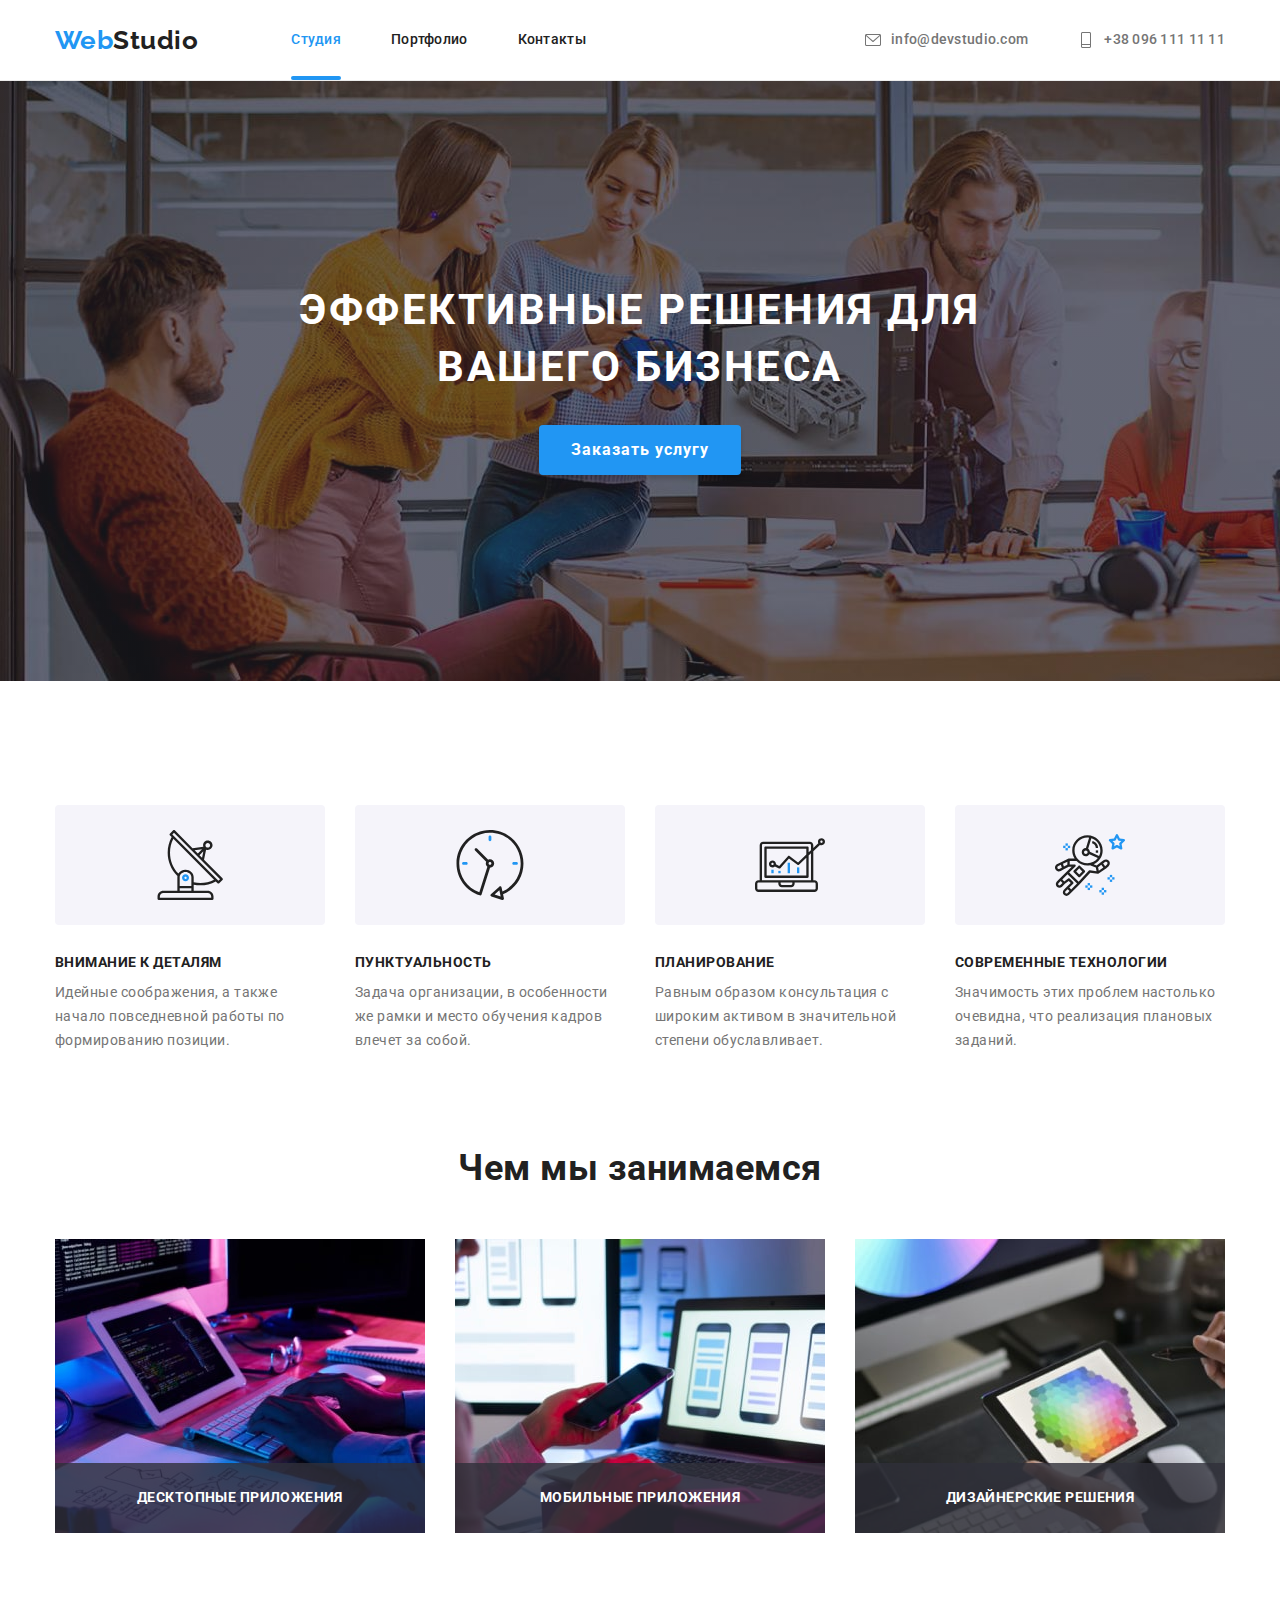
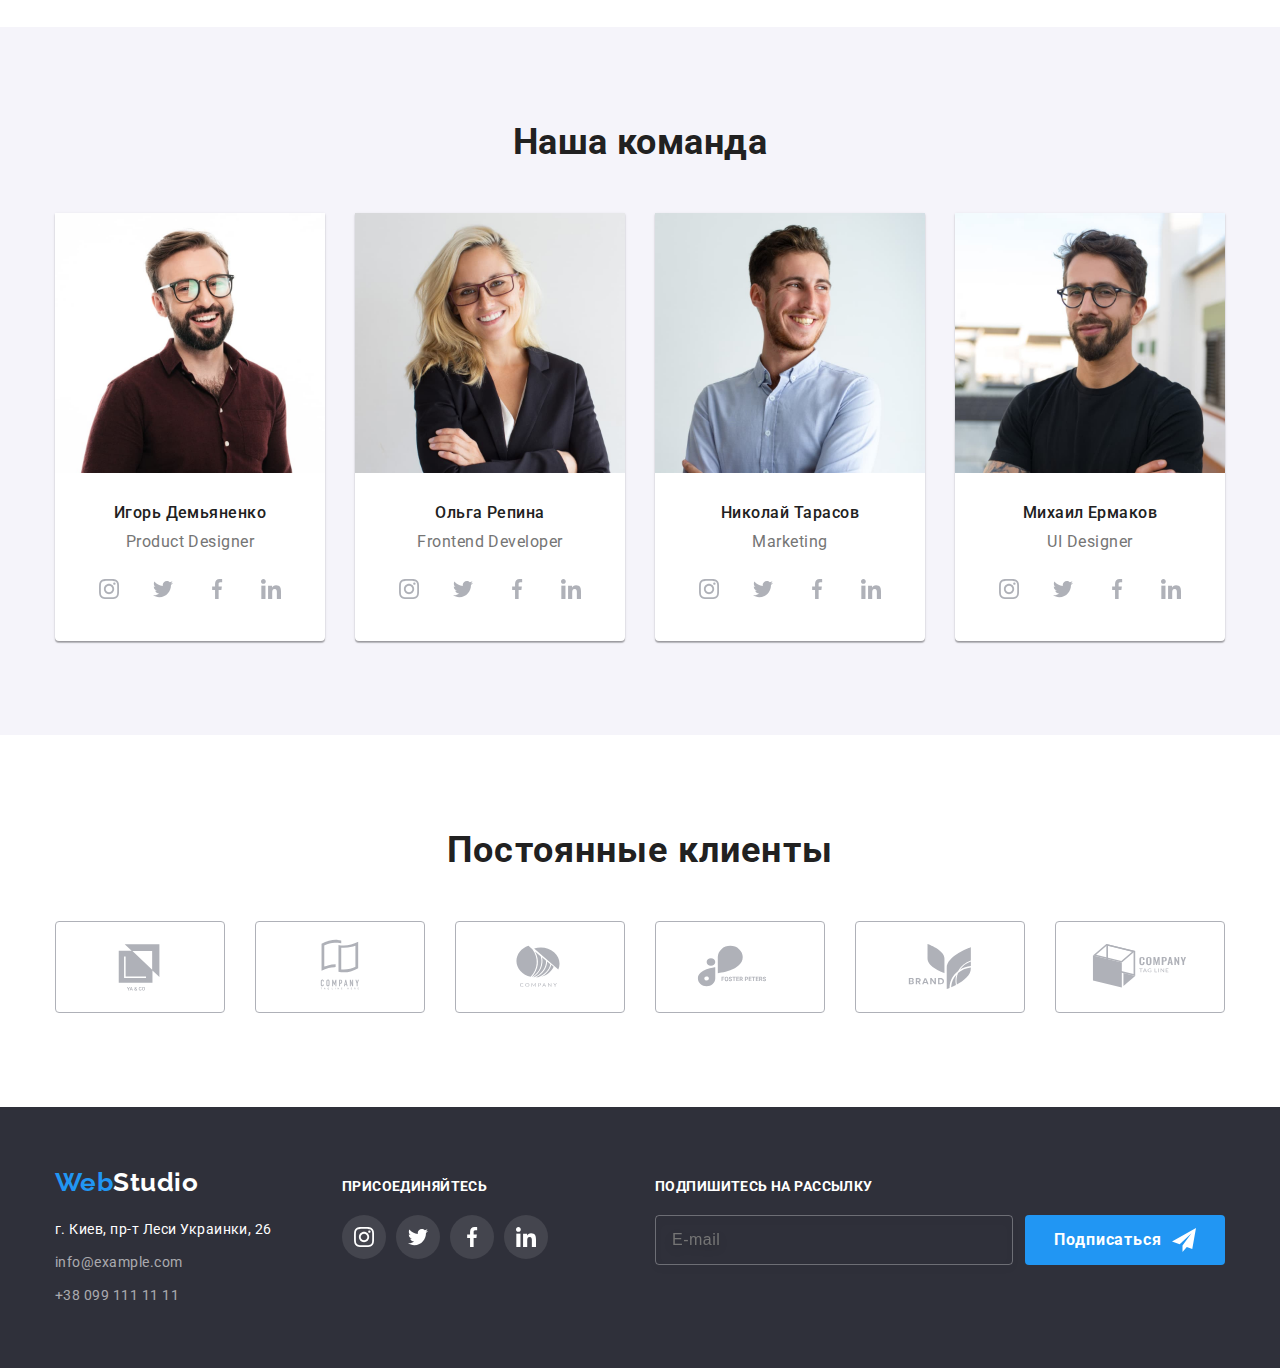
<file: index.html>
<!DOCTYPE html>
<html lang="ru">
<head>
    <meta charset="UTF-8">
    <meta http-equiv="X-UA-Compatible" content="IE=edge">
    <meta name="viewport" content="width=device-width, initial-scale=1.0">
    <title>Веб студия</title>
    <link rel="preconnect" href="https://fonts.googleapis.com">
    <link rel="preconnect" href="https://fonts.gstatic.com" crossorigin>
    <link href="https://fonts.googleapis.com/css2?family=Raleway:wght@700&family=Roboto:wght@400;500;700&display=swap" rel="stylesheet">
    <link rel="stylesheet" href="./css/main.min.css">
</head>
<body>
    <!-- HEADER -->
    <header class="nav">
        <nav class="container">
            <a class="logo-link" href="./index.html" lang="en">Web<span class="logo-link__right-header">Studio</span></a>
            <ul class="nav-list">
                <li class="nav-list__item"><a class="nav-list__link nav-list__link--current" href="./index.html">Студия</a></li>
                <li class="nav-list__item"><a class="nav-list__link" href="./portfolio.html">Портфолио</a></li>
                <li class="nav-list__item"><a class="nav-list__link" href="">Контакты</a></li>
            </ul>
            <ul class="contacts-list">
                <li class="contacts-list__item">
                    <a class="contacts-list__link" href="mailto:info@devstudio.com">
                        <svg class="contacts-list__icon" width="16px" height="16px">
                            <use href="./images/icons.svg#mail"></use>
                        </svg>
                        info@devstudio.com
                    </a>
                </li>
                <li class="contacts-list__item">
                    <a class="contacts-list__link" href="tel:+380961111111">                        
                        <svg class="contacts-list__icon" width="16px" height="16px">
                            <use href="./images/icons.svg#phone"></use>
                        </svg>
                        +38 096 111 11 11
                    </a>
                </li>   
            </ul>
            <div class=""></div>
            <button class="open-menu-btn" type="button">
                <svg width="40" height="40">
                    <use class="open-menu" href="./images/icons.svg#open-menu"></use>
                </svg>
            </button>
        </nav>
        <div class="mobile-menu">
            <div class="container">
                
                    <div class="close-menu-btn-container">
                        <button class="close-menu-btn" type="button">
                            <svg width="40" height="40">
                                <use class="open-menu" href="./images/icons.svg#close-menu"></use>
                            </svg>
                        </button>
                    </div>
                <div class="mobile-menu-content">
                    <div class="mobile-menu__top">
                        <ul class="mobile-nav-list">
                            <li class="mobile-nav-list__item mobile-nav-list__item"><a class="mobile-nav-list__link mobile-nav-list__link--current" href="./index.html">Студия</a></li>
                            <li class="mobile-nav-list__item"><a class="mobile-nav-list__link" href="./portfolio.html">Портфолио</a></li>
                            <li class="mobile-nav-list__item"><a class="mobile-nav-list__link" href="">Контакты</a></li>
                        </ul>
                    </div>
                    <div class="mobile-menu__bottom">
                        <ul class="mobile-nav-contacts-list">
                            <li class="mobile-nav-contacts-list__item-phone">
                                <a class="mobile-nav-contacts-list__link-phone" href="tel:+380961111111">+38 096 111 11 11</a>
                            </li>
                            <li class="mobile-nav-contacts-list__item-mail">
                                <a class="mobile-nav-contacts-list__link-mail" href="mailto:info@devstudio.com">info@devstudio.com</a>
                            </li>
                            
                        </ul>
                        <ul class="mobile-nav-social-list">
                            <li class="mobile-nav-social-list__item">
                                <a href="" class="mobile-nav-social-list__link">Instagram</a>
                            </li>
                            <li class="mobile-nav-social-list__item">
                                <a href="" class="mobile-nav-social-list__link">Twitter</a>
                            </li>
                            <li class="mobile-nav-social-list__item">
                                <a href="" class="mobile-nav-social-list__link">Facebook</a>
                            </li>
                            <li class="mobile-nav-social-list__item">
                                <a href="" class="mobile-nav-social-list__link">LinkedIn</a>
                            </li>
                        </ul>
                    </div>
                </div>
            </div>
        </div>
    </header>

    <main>
        <!-- HERO -->
        <section class="hero">
            <div class="container">
                <h1 class="hero__title">Эффективные решения для вашего бизнеса</h1>
                <button class="hero__btn" type="button" data-modal-open>Заказать услугу</button>
            </div>            
        </section>

        <!-- REASONS -->
        <section class="section">
            <div class="container">                
                <h2 class="visually-hidden">Наши особенности</h2>
                <ul class="reasons-list">
                    <li class="reasons-list__item">
                        <div class="reasons-list__icon">
                            <svg width="70" height="70">
                                <use href="./images/icons.svg#antenna"></use>
                            </svg>    
                        </div>
                        <h3 class="reasons-list__title">Внимание к деталям</h3>
                        <p class="reasons-list__content">Идейные соображения, а также начало повседневной работы по формированию позиции.</p>
                    </li>
                    <li class="reasons-list__item">
                        <div class="reasons-list__icon">
                            <svg width="70" height="70">
                                <use href="./images/icons.svg#clock"></use>
                            </svg>
                        </div>                        
                        <h3 class="reasons-list__title">Пунктуальность</h3>
                        <p class="reasons-list__content">Задача организации, в особенности же рамки и место обучения кадров влечет за собой.</p>
                    </li>
                    <li class="reasons-list__item">
                        <div class="reasons-list__icon">
                            <svg width="70" height="70">
                                <use href="./images/icons.svg#diagram"></use>
                            </svg>
                        </div>
                        <h3 class="reasons-list__title">Планирование</h3>
                        <p class="reasons-list__content">Равным образом консультация с широким активом в значительной степени обуславливает.</p>
                    </li>
                    <li class="reasons-list__item">
                        <div class="reasons-list__icon">
                            <svg width="70" height="70">
                                <use href="./images/icons.svg#astronaut"></use>
                            </svg>
                        </div>
                        <h3 class="reasons-list__title">Современные технологии</h3>
                        <p class="reasons-list__content">Значимость этих проблем настолько очевидна, что реализация плановых заданий.</p>
                    </li>                    
                </ul>
            </div>
        </section>
        
        <!-- WORKS -->
        <section class="section">
            <div class="container works">                
                <h2 class="works-title">Чем мы занимаемся</h2>
                <ul class="works-list">
                    <li class="works-list__item">
                        <div class="works-list__img-thumb">
                            <img class="works-list__img" src="./images/what-we-doing-01.jpg" width="370" height="294" alt="Верстка сайта">
                            <p class="works-list__title">Десктопные приложения</p>
                        </div>
                    </li>                    
                    <li class="works-list__item">
                        <div class="works-list__img-thumb">
                            <img class="works-list__img" src="./images/what-we-doing-02.jpg" width="370" height="294" alt="Адаптивная верстка">
                            <p class="works-list__title">Мобильные приложения</p>
                        </div>
                    </li>
                    <li class="works-list__item">
                        <div class="works-list__img-thumb">
                            <img class="works-list__img" src="./images/what-we-doing-03.jpg" width="370" height="294" alt="Стилизация макета">
                            <p class="works-list__title">Дизайнерские решения</p>
                        </div>
                    </li>
                </ul>                
            </div>            
        </section>

        <!-- TEAM -->
        <section class="section">            
            <div class="container">
                <h2 class="team-title">Наша команда</h2>
                <ul class="team-list">
                    <li class="team-list__item">
                        <picture>
                            <source 
                                srcset="
                                    ./images/our-team-01.jpg 1x, 
                                    ./images/our-team-01-2x.jpg 2x" 
                                media="(min-width: 1200px)" />
                            <source 
                                srcset="
                                    ./images/our-team-01-tablet-1x.jpg 1x, 
                                    ./images/our-team-01-tablet-2x.jpg 2x" 
                                media="(min-width: 768px)" 
                            />
                            <source 
                                srcset="
                                    ./images/our-team-01-mobile-1x.jpg 1x, 
                                    ./images/our-team-01-mobile-2x.jpg 2x" 
                                    media="(min-width: 320px)"
                            />                            
                            <img class="team-list__photo"                                 
                                src="./images/our-team-01.jpg" 
                                alt="Член команды Игорь Демьяненко">
                        </picture>                        
                        <div class="team-list__description">
                            <h3 class="team-list__person-name">Игорь Демьяненко</h3>
                            <p class="team-list__person-position" lang="en">Product Designer</p>
                            <ul class="person-social">
                                <li class="person-social__item">
                                    <a href="" class="person-social__link">
                                        <svg class="person-social__icon" width="20" height="20">
                                            <use href="./images/icons.svg#instagram"></use>
                                        </svg>
                                    </a>
                                </li>
                                <li class="person-social__item">
                                    <a href="" class="person-social__link">
                                        <svg class="person-social__icon" width="20" height="20">
                                            <use href="./images/icons.svg#twitter"></use>
                                        </svg>
                                    </a>
                                </li>
                                <li class="person-social__item">
                                    <a href="" class="person-social__link">
                                        <svg class="person-social__icon" width="20" height="20">
                                            <use href="./images/icons.svg#facebook"></use>
                                        </svg>
                                    </a>
                                </li>
                                <li class="person-social__item">
                                    <a href="" class="person-social__link">
                                        <svg class="person-social__icon" width="20" height="20">
                                            <use href="./images/icons.svg#linkedin"></use>
                                        </svg>
                                    </a>
                                </li>
                            </ul>
                        </div>                        
                    </li>
                    <li class="team-list__item">
                        <picture>
                            <source 
                                srcset="
                                    ./images/our-team-02.jpg 1x, 
                                    ./images/our-team-02-2x.jpg 2x" 
                                media="(min-width: 1200px)" />
                            <source 
                                srcset="
                                    ./images/our-team-02-tablet-1x.jpg 1x, 
                                    ./images/our-team-02-tablet-2x.jpg 2x" 
                                media="(min-width: 768px)" 
                            />
                            <source 
                                srcset="
                                    ./images/our-team-02-mobile-1x.jpg 1x, 
                                    ./images/our-team-02-mobile-2x.jpg 2x" 
                                media="(min-width: 320px)" 
                            />
                            <img class="team-list__photo" src="./images/our-team-02.jpg" alt="Член команды Ольга Репина">
                        </picture>
                        <div class="team-list__description">
                            <h3 class="team-list__person-name">Ольга Репина</h3>
                            <p class="team-list__person-position" lang="en">Frontend Developer</p>
                            <ul class="person-social">
                                <li class="person-social__item">
                                    <a href="" class="person-social__link">
                                        <svg class="person-social__icon" width="20" height="20">
                                            <use href="./images/icons.svg#instagram"></use>
                                        </svg>
                                    </a>
                                </li>
                                <li class="person-social__item">
                                    <a href="" class="person-social__link">
                                        <svg class="person-social__icon" width="20" height="20">
                                            <use href="./images/icons.svg#twitter"></use>
                                        </svg>
                                    </a>
                                </li>
                                <li class="person-social__item">
                                    <a href="" class="person-social__link">
                                        <svg class="person-social__icon" width="20" height="20">
                                            <use href="./images/icons.svg#facebook"></use>
                                        </svg>
                                    </a>
                                </li>
                                <li class="person-social__item">
                                    <a href="" class="person-social__link">
                                        <svg class="person-social__icon" width="20" height="20">
                                            <use href="./images/icons.svg#linkedin"></use>
                                        </svg>
                                    </a>
                                </li>
                            </ul>
                        </div>
                    </li>
                    <li class="team-list__item">
                        <picture>
                            <source 
                                srcset="
                                    ./images/our-team-03.jpg 1x, 
                                    ./images/our-team-03-2x.jpg 2x" 
                                media="(min-width: 1200px)" />
                            <source 
                                srcset="
                                    ./images/our-team-03-tablet-1x.jpg 1x, 
                                    ./images/our-team-03-tablet-2x.jpg 2x" 
                                media="(min-width: 768px)" 
                            />
                            <source 
                                srcset="
                                    ./images/our-team-03-mobile-1x.jpg 1x, 
                                    ./images/our-team-03-mobile-2x.jpg 2x" 
                                media="(min-width: 320px)" 
                            />
                            <img class="team-list__photo" src="./images/our-team-03.jpg" alt="Член команды Николай Тарасов">
                        </picture>
                        <div class="team-list__description">
                            <h3 class="team-list__person-name">Николай Тарасов</h3>
                            <p class="team-list__person-position" lang="en">Marketing</p>
                            <ul class="person-social">
                                <li class="person-social__item">
                                    <a href="" class="person-social__link">
                                        <svg class="person-social__icon" width="20" height="20">
                                            <use href="./images/icons.svg#instagram"></use>
                                        </svg>
                                    </a>
                                </li>
                                <li class="person-social__item">
                                    <a href="" class="person-social__link">
                                        <svg class="person-social__icon" width="20" height="20">
                                            <use href="./images/icons.svg#twitter"></use>
                                        </svg>
                                    </a>
                                </li>
                                <li class="person-social__item">
                                    <a href="" class="person-social__link">
                                        <svg class="person-social__icon" width="20" height="20">
                                            <use href="./images/icons.svg#facebook"></use>
                                        </svg>
                                    </a>
                                </li>
                                <li class="person-social__item">
                                    <a href="" class="person-social__link">
                                        <svg class="person-social__icon" width="20" height="20">
                                            <use href="./images/icons.svg#linkedin"></use>
                                        </svg>
                                    </a>
                                </li>
                            </ul>
                        </div>
                    </li>
                    <li class="team-list__item">
                        <picture>
                            <source 
                                srcset="
                                    ./images/our-team-04.jpg 1x, 
                                    ./images/our-team-04-2x.jpg 2x" 
                                media="(min-width: 1200px)" 
                            />
                            <source 
                                srcset="
                                    ./images/our-team-04-tablet-1x.jpg 1x, 
                                    ./images/our-team-04-tablet-2x.jpg 2x" 
                                media="(min-width: 768px)" 
                            />
                            <source 
                                srcset="
                                    ./images/our-team-04-mobile-1x.jpg 1x, 
                                    ./images/our-team-04-mobile-2x.jpg 2x" 
                                media="(min-width: 320px)" 
                            />
                            <img class="team-list__photo" src="./images/our-team-04.jpg" alt="Член команды Михаил Ермаков">
                        </picture>
                        <div class="team-list__description">
                            <h3 class="team-list__person-name">Михаил Ермаков</h3>
                            <p class="team-list__person-position" lang="en">UI Designer</p>
                            <ul class="person-social">
                                <li class="person-social__item">
                                    <a href="" class="person-social__link">
                                        <svg class="person-social__icon" width="20" height="20">
                                            <use href="./images/icons.svg#instagram"></use>
                                        </svg>
                                    </a>
                                </li>
                                <li class="person-social__item">
                                    <a href="" class="person-social__link">
                                        <svg class="person-social__icon" width="20" height="20">
                                            <use href="./images/icons.svg#twitter"></use>
                                        </svg>
                                    </a>
                                </li>
                                <li class="person-social__item">
                                    <a href="" class="person-social__link">
                                        <svg class="person-social__icon" width="20" height="20">
                                            <use href="./images/icons.svg#facebook"></use>
                                        </svg>
                                    </a>
                                </li>
                                <li class="person-social__item">
                                    <a href="" class="person-social__link">
                                        <svg class="person-social__icon" width="20" height="20">
                                            <use href="./images/icons.svg#linkedin"></use>
                                        </svg>
                                    </a>
                                </li>
                            </ul>
                        </div>
                    </li>
                </ul>
            </div>            
        </section>

        <!-- CLIENTS -->
        <section class="section">
            <div class="container">
                <h2 class="clients-title">Постоянные клиенты</h2>
                <ul class="clients-list">
                    <li class="clients-list__item">
                        <a href="" class="clients-list__link">
                            <svg class="clients-list__icon" width="106" height="60">
                                <use href="./images/icons.svg#logo-client-01"></use>
                            </svg>
                        </a>
                    </li>
                    <li class="clients-list__item">
                        <a href="" class="clients-list__link">
                            <svg class="clients-list__icon" width="106" height="60">
                                <use href="./images/icons.svg#logo-client-02"></use>
                            </svg>
                        </a>
                    </li>
                    <li class="clients-list__item">
                        <a href="" class="clients-list__link">
                            <svg class="clients-list__icon" width="106" height="60">
                                <use href="./images/icons.svg#logo-client-03"></use>
                            </svg>
                        </a>
                    </li>
                    <li class="clients-list__item">
                        <a href="" class="clients-list__link">
                            <svg class="clients-list__icon" width="106" height="60">
                                <use href="./images/icons.svg#logo-client-04"></use>
                            </svg>
                        </a>
                    </li>
                    <li class="clients-list__item">
                        <a href="" class="clients-list__link">
                            <svg class="clients-list__icon" width="106" height="60">
                                <use href="./images/icons.svg#logo-client-05"></use>
                            </svg>
                        </a>
                    </li>
                    <li class="clients-list__item">
                        <a href="" class="clients-list__link">
                            <svg class="clients-list__icon" width="106" height="60">
                                <use href="./images/icons.svg#logo-client-06"></use>
                            </svg>
                        </a>
                    </li>
                </ul>
            </div>
        </section>
    </main>

    <!-- FOOTER -->
    <footer class="footer">
        <div class="container">
            <div class="contact-social">
                <!-- FOOTER CONTACTS -->
                <div class="footer-contacts-container">
                    <a class="footer-contacts__logo" href="" lang="en">Web<span class="footer-contacts__logo-right">Studio</span></a>
                    <address class="footer-contacts__address-section">
                        <ul class="footer-contacts__list">
                            <li class="footer-contacts__item"><a class="footer-contacts__address" href="https://goo.gl/maps/M67AdTq7nE6yMvPk6" target="_blank" rel="noopener noreferrer">г. Киев, пр-т Леси Украинки, 26</a></li>
                            <li class="footer-contacts__item"><a class="footer-contacts__link" href="mailto:info@example.com">info@example.com</a></li>
                            <li class="footer-contacts__item"><a class="footer-contacts__link" href="tel:+380991111111">+38 099 111 11 11</a></li>
                        </ul>
                    </address>
                </div>
                <!-- FOOTER SOCIAL -->
                <div class="footer-social">
                    <p class="footer-social__title">присоединяйтесь</p>
                    <ul class="footer-social__list">
                        <li class="footer-social__item">
                            <a href="" class="footer-social__link">
                                <svg class="footer-social__icon" width="20" height="20">
                                    <use href="./images/icons.svg#instagram"></use>
                                </svg>
                            </a>
                        </li>
                        <li class="footer-social__item">
                            <a href="" class="footer-social__link">
                                <svg class="footer-social__icon" width="20" height="20">
                                    <use href="./images/icons.svg#twitter"></use>
                                </svg>
                            </a>
                        </li>
                        <li class="footer-social__item">
                            <a href="" class="footer-social__link">
                                <svg class="footer-social__icon" width="20" height="20">
                                    <use href="./images/icons.svg#facebook"></use>
                                </svg>
                            </a>
                        </li>
                        <li class="footer-social__item">
                            <a href="" class="footer-social__link">
                                <svg class="footer-social__icon" width="20" height="20">
                                    <use href="./images/icons.svg#linkedin"></use>
                                </svg>
                            </a>
                        </li>
                    </ul>
                </div>
            </div>
            
            <!-- MAILING -->
            <div class="footer-mailing">
                <p class="footer-mailing__title">Подпишитесь на рассылку</p>
                <form class="footer-mailing__form" method="POST" action="javascript:void(0);" autocomplete="off">
                    <input class="footer-mailing__email" type="email" name="email" placeholder="E-mail">
                    <button class="footer-mailing__submit" type="submit">
                        Подписаться                        
                        <svg class="submit-icon" width="24" height="24">
                            <use href="images/icons.svg#icon-send"></use>
                        </svg>
                    </button>                    
                </form>
            </div>
        </div>
    </footer>

    <!-- MODAL -->
    <div class="backdrop is-hidden" data-modal>
        <div class="modal">
            <button class="modal__button-close" data-modal-close>
                <svg width="30" height="30">
                    <use href="./images/icons.svg#close"></use>
                </svg>
            </button>

            <p class="modal__title">Оставьте свои данные, мы вам перезвоним</p>
            <form method="POST" action="javascript:void(0);" autocomplete="off">                
                <div class="form-field">
                    <label for="name" class="form-field__label">Имя</label>
                    <input class="form-field__input" type="text" name="name" id="name">
                    <span class="form-field__icon">
                        <svg width="18" height="18">
                            <use href="./images/icons.svg#form-user-name"></use>
                        </svg>
                    </span>
                </div>
                <div class="form-field">
                    <label for="phone" class="form-field__label">Телефон</label>
                    <input class="form-field__input" type="tel" name="phone" id="phone">
                    <span class="form-field__icon">
                        <svg width="18" height="18">
                            <use href="./images/icons.svg#form-user-phone"></use>
                        </svg>
                    </span>
                </div>
                <div class="form-field">
                    <label for="email" class="form-field__label">Почта</label>
                    <input class="form-field__input" type="email" name="email" id="email">
                    <span class="form-field__icon">
                        <svg width="18" height="18">
                            <use href="./images/icons.svg#form-user-email"></use>
                        </svg>
                    </span>
                </div>
                <div class="form-field">
                    <label for="comment" class="form-field__label">Комментарий</label>
                    <textarea class="form-field__textarea" name="comment" id="comment" placeholder="Введите текст"></textarea>
                </div>                
                
                <div class="form-chekbox">                
                    <label class="form-checkbox__label">
                        <input class="checkbox visually-hidden" type="checkbox" name="policy">
                        <span class="checkbox__icon"></span>
                        <span class="checkbox__label">Соглашаюсь с рассылкой и принимаю <a href="" class="form-checkbox__label-link">Условия договора</a></span>
                    </label>
                </div>                
                <button class="form-button" type="submit">Отправить</button>                
            </form>
        </div> 
    </div>

    <script src="./js/modal.js"></script>
    <script src="./js/mobile-menu.js"></script>
</body>
</html>
</file>
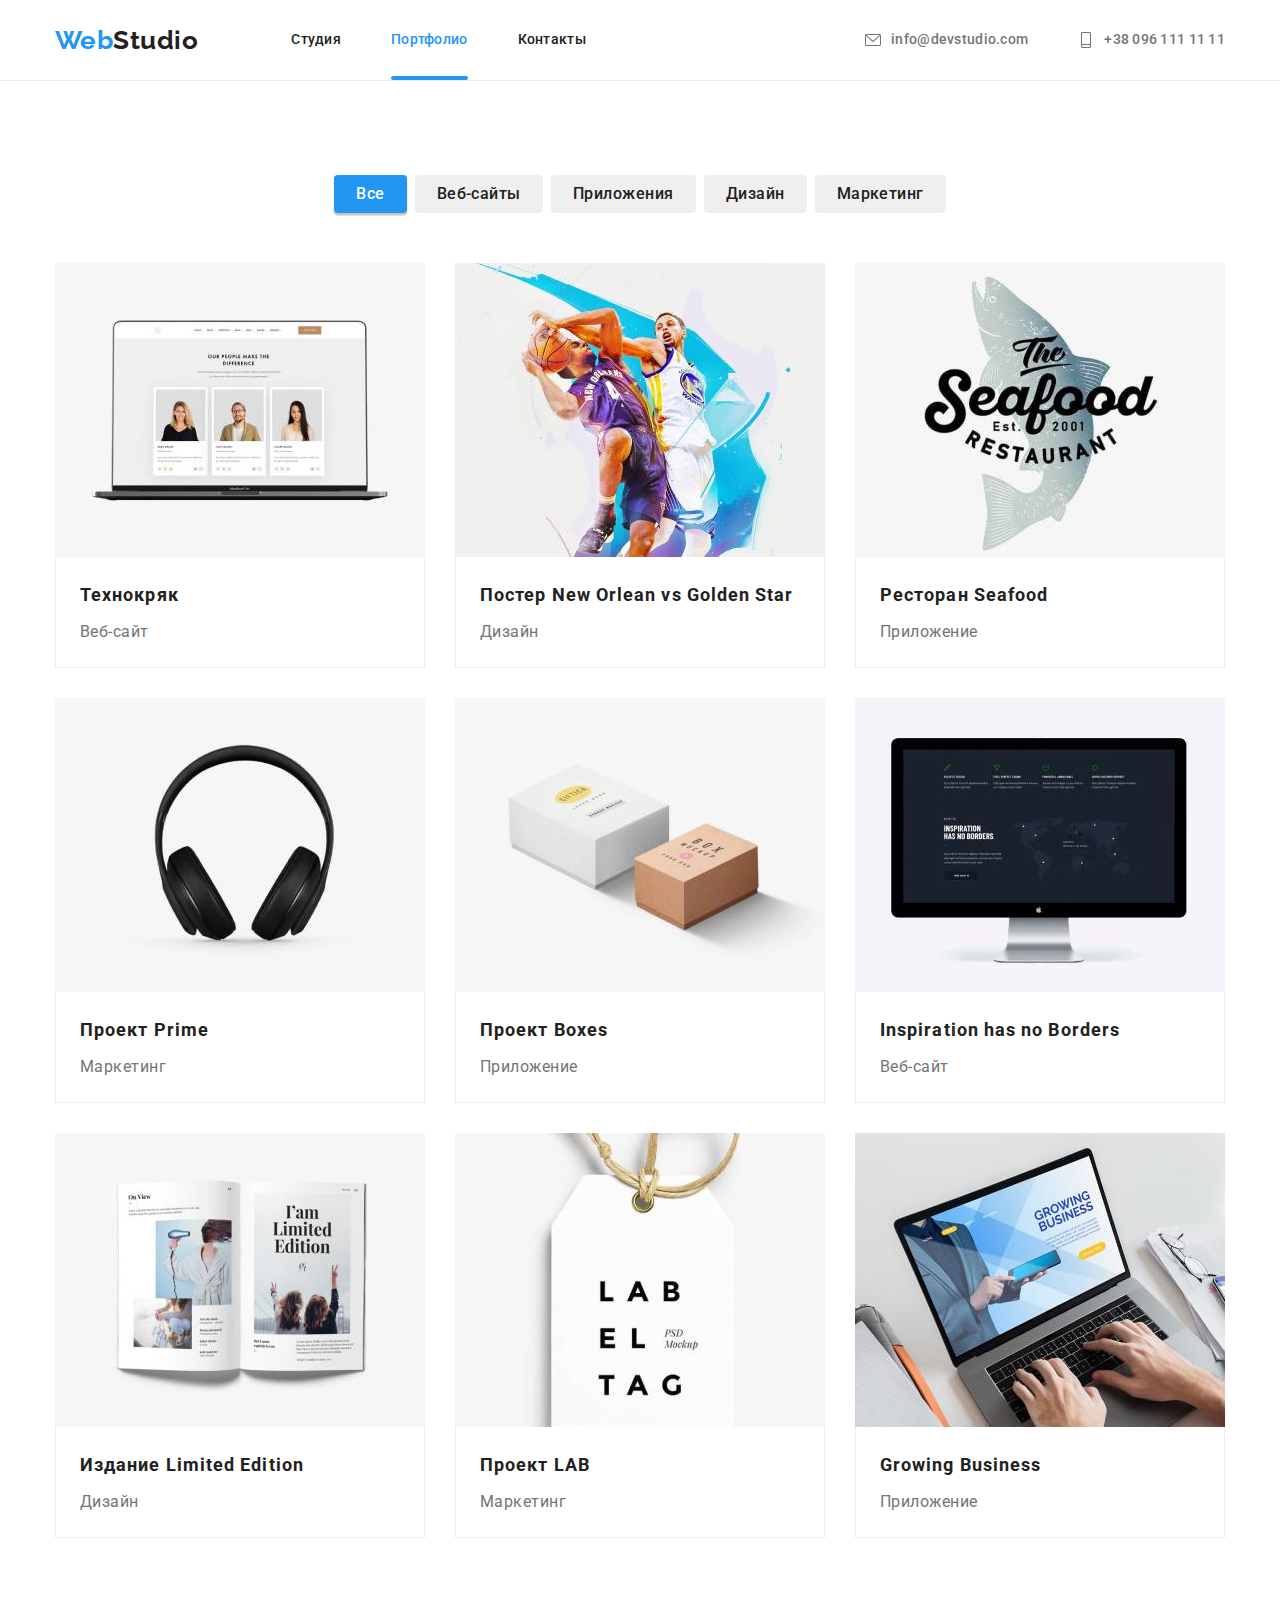
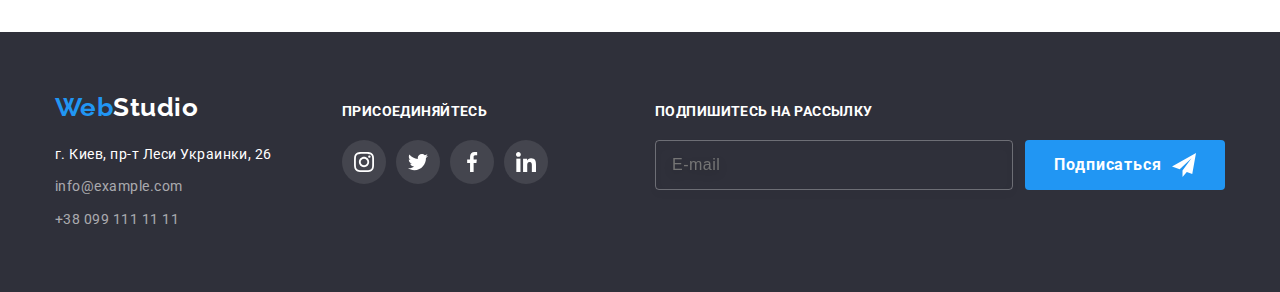
<file: portfolio.html>
<!DOCTYPE html>
<html lang="ru">
<head>
    <meta charset="UTF-8">
    <meta http-equiv="X-UA-Compatible" content="IE=edge">
    <meta name="viewport" content="width=device-width, initial-scale=1.0">
    <title>Веб студия. Портфолио</title>
    <link rel="preconnect" href="https://fonts.googleapis.com">
    <link rel="preconnect" href="https://fonts.gstatic.com" crossorigin>
    <link href="https://fonts.googleapis.com/css2?family=Raleway:wght@700&family=Roboto:wght@400;500;700&display=swap" rel="stylesheet">
    <link rel="stylesheet" href="./css/main.min.css">
</head>
<body>
    <header class="nav">
        <nav class="container">
            <a class="logo-link" href="./index.html" lang="en">Web<span class="logo-link__right-header">Studio</span></a>
            <ul class="nav-list">
                <li class="nav-list__item"><a class="nav-list__link" href="./index.html">Студия</a>
                </li>
                <li class="nav-list__item"><a class="nav-list__link nav-list__link--current" href="./portfolio.html">Портфолио</a></li>
                <li class="nav-list__item"><a class="nav-list__link" href="">Контакты</a></li>
            </ul>
            <ul class="contacts-list">
                <li class="contacts-list__item">
                    <a class="contacts-list__link" href="mailto:info@devstudio.com">
                        <svg class="contacts-list__icon" width="16px" height="16px">
                            <use href="./images/icons.svg#mail"></use>
                        </svg>
                        info@devstudio.com
                    </a>
                </li>
                <li class="contacts-list__item">
                    <a class="contacts-list__link" href="tel:+380961111111">
                        <svg class="contacts-list__icon" width="16px" height="16px">
                            <use href="./images/icons.svg#phone"></use>
                        </svg>
                        +38 096 111 11 11
                    </a>
                </li>
            </ul>
            <div class=""></div>
            <button class="open-menu-btn" type="button">
                <svg width="40" height="40">
                    <use class="open-menu" href="./images/icons.svg#open-menu"></use>
                </svg>
            </button>
        </nav>
        <div class="mobile-menu">
            <div class="mobile-menu__top">
                <button class="close-menu-btn" type="button">
                    <svg width="40" height="40">
                        <use class="open-menu" href="./images/icons.svg#close-menu"></use>
                    </svg>
                </button>
                <ul class="mobile-nav-list">
                    <li class="mobile-nav-list__item mobile-nav-list__item"><a class="mobile-nav-list__link" href="./index.html">Студия</a></li>
                    <li class="mobile-nav-list__item"><a class="mobile-nav-list__link mobile-nav-list__link--current" href="./portfolio.html">Портфолио</a>                    </li>
                    <li class="mobile-nav-list__item"><a class="mobile-nav-list__link" href="">Контакты</a></li>
                </ul>
            </div>
            <div class="mobile-menu__bottom"></div>
            <ul class="mobile-nav-contacts-list">
                <li class="mobile-nav-contacts-list__item-phone">
                    <a class="mobile-nav-contacts-list__link-phone" href="tel:+380961111111">+38 096 111 11 11</a>
                </li>
                <li class="mobile-nav-contacts-list__item-mail">
                    <a class="mobile-nav-contacts-list__link-mail" href="mailto:info@devstudio.com">info@devstudio.com</a>
                </li>
    
            </ul>
            <ul class="mobile-nav-social-list">
                <li class="mobile-nav-social-list__item">
                    <a href="" class="mobile-nav-social-list__link">Instagram</a>
                </li>
                <li class="mobile-nav-social-list__item">
                    <a href="" class="mobile-nav-social-list__link">Twitter</a>
                </li>
                <li class="mobile-nav-social-list__item">
                    <a href="" class="mobile-nav-social-list__link">Facebook</a>
                </li>
                <li class="mobile-nav-social-list__item">
                    <a href="" class="mobile-nav-social-list__link">LinkedIn</a>
                </li>
            </ul>
        </div>
        </div>
    </header>
    <main>      
        <section class="section">
            <div class="container">
                <h1 class="visually-hidden">Наши проекты</h1>
                <ul class="projects-filter__list">
                    <li class="projects-filter__item"><button class="projects-filter__btn projects-filter__btn--current" type="button">Все</button></li>
                    <li class="projects-filter__item"><button class="projects-filter__btn" type="button">Веб-сайты</button></li>
                    <li class="projects-filter__item"><button class="projects-filter__btn" type="button">Приложения</button></li>
                    <li class="projects-filter__item"><button class="projects-filter__btn" type="button">Дизайн</button></li>
                    <li class="projects-filter__item"><button class="projects-filter__btn" type="button">Маркетинг</button></li>
                </ul>
                <ul class="projects-list">
                    <li class="projects-list__item">
                        <a href="" class="projects-list__link">
                            <div class="projects-list__image-thumb">                                
                                <picture>
                                    <source 
                                        srcset="
                                            ./images/projects/projects-01.jpg 1x, 
                                            ./images/projects/projects-01-2x.jpg 2x" 
                                        media="(min-width: 1200px)" 
                                    />
                                    <source 
                                        srcset="
                                            ./images/projects/projects-01-tablet-1x.jpg 1x, 
                                            ./images/projects/projects-01-tablet-2x.jpg 2x" 
                                        media="(min-width: 768px)" 
                                    />
                                    <source 
                                        srcset="
                                            ./images/projects/projects-01-mobile-1x.jpg 1x, 
                                            ./images/projects/projects-01-mobile-2x.jpg 2x" 
                                        media="(min-width: 320px)" 
                                    />
                                    <img class="projects-list__image" src="./images/projects/projects-01.jpg" alt="Технокряк" width="370">
                                </picture>
                                <p class="projects-list__image-title">Технокряк это современная площадка распространения коронавируса. Компании используют эту платформу для цифрового шпионажа и атак на защищённые сервера конкурентов.</p>
                            </div>
                            <div class="projects-list__item-text">
                                <h2 class="projects-list__item-title">Технокряк</h2>
                                <p class="projects-list__item-content">Веб-сайт</p>
                            </div>
                        </a>                                
                    </li>
                    <li class="projects-list__item">
                        <a href="" class="projects-list__link">
                            <div class="projects-list__image-thumb">
                                <picture>
                                    <source 
                                        srcset="
                                            ./images/projects/projects-02.jpg 1x, 
                                            ./images/projects/projects-02-2x.jpg 2x" 
                                        media="(min-width: 1200px)" 
                                    />
                                    <source 
                                        srcset="
                                            ./images/projects/projects-02-tablet-1x.jpg 1x, 
                                            ./images/projects/projects-02-tablet-2x.jpg 2x" 
                                        media="(min-width: 768px)" 
                                    />
                                    <source 
                                        srcset="
                                            ./images/projects/projects-02-mobile-1x.jpg 1x, 
                                            ./images/projects/projects-02-mobile-2x.jpg 2x" 
                                        media="(min-width: 320px)" 
                                    />
                                    <img class="projects-list__image" src="./images/projects/projects-02.jpg" alt="Постер New Orlean vs Golden Star" width="370">
                                </picture>                                
                                <p class="projects-list__image-title">Технокряк это современная площадка распространения коронавируса. Компании используют эту платформу для цифрового шпионажа и атак на защищённые сервера конкурентов.</p>
                            </div>
                            <div class="projects-list__item-text">
                                <h2 class="projects-list__item-title">Постер <span lang="en">New Orlean vs Golden Star</span></h2>
                                <p class="projects-list__item-content">Дизайн</p>
                            </div>
                        </a>                        
                    </li>
                    <li class="projects-list__item">
                        <a href="" class="projects-list__link">
                            <div class="projects-list__image-thumb">
                                <picture>
                                    <source 
                                        srcset="
                                            ./images/projects/projects-03.jpg 1x, 
                                            ./images/projects/projects-03-2x.jpg 2x" 
                                        media="(min-width: 1200px)" 
                                    />
                                    <source 
                                        srcset="
                                            ./images/projects/projects-03-tablet-1x.jpg 1x, 
                                            ./images/projects/projects-03-tablet-2x.jpg 2x" 
                                        media="(min-width: 768px)" 
                                    />
                                    <source 
                                        srcset="
                                            ./images/projects/projects-03-mobile-1x.jpg 1x, 
                                            ./images/projects/projects-03-mobile-2x.jpg 2x" 
                                        media="(min-width: 320px)" 
                                    />
                                    <img class="projects-list__image" src="./images/projects/projects-03.jpg" alt="Ресторан Seafood" width="370">
                                </picture>                                
                                <p class="projects-list__image-title">Технокряк это современная площадка распространения коронавируса. Компании используют эту платформу для цифрового шпионажа и атак на защищённые сервера конкурентов.</p>
                            </div>
                            <div class="projects-list__item-text">
                                <h2 class="projects-list__item-title">Ресторан <span lang="en">Seafood</span></h2>
                                <p class="projects-list__item-content">Приложение</p>
                            </div>
                        </a>                        
                    </li>
                    <li class="projects-list__item">
                        <a href="" class="projects-list__link">
                            <div class="projects-list__image-thumb">
                                <picture>
                                    <source 
                                        srcset="
                                            ./images/projects/projects-04.jpg 1x, 
                                            ./images/projects/projects-04-2x.jpg 2x" 
                                        media="(min-width: 1200px)" 
                                    />
                                    <source 
                                        srcset="
                                            ./images/projects/projects-04-tablet-1x.jpg 1x, 
                                            ./images/projects/projects-04-tablet-2x.jpg 2x" 
                                        media="(min-width: 768px)" 
                                    />
                                    <source 
                                        srcset="
                                            ./images/projects/projects-04-mobile-1x.jpg 1x, 
                                            ./images/projects/projects-04-mobile-2x.jpg 2x" 
                                        media="(min-width: 320px)" 
                                    />
                                    <img class="projects-list__image" src="./images/projects/projects-04.jpg" alt="Проект Prime" width="370">
                                </picture>                                
                                <p class="projects-list__image-title">Технокряк это современная площадка распространения коронавируса. Компании используют эту платформу для цифрового шпионажа и атак на защищённые сервера конкурентов.</p>
                            </div>
                            <div class="projects-list__item-text">
                                <h2 class="projects-list__item-title">Проект <span lang="en">Prime</span></h2>
                                <p class="projects-list__item-content">Маркетинг</p>
                            </div>
                        </a>                        
                    </li>
                    <li class="projects-list__item">
                        <a href="" class="projects-list__link">
                            <div class="projects-list__image-thumb">
                                <picture>
                                    <source 
                                        srcset="
                                            ./images/projects/projects-05.jpg 1x, 
                                            ./images/projects/projects-05-2x.jpg 2x" 
                                        media="(min-width: 1200px)" 
                                    />
                                    <source 
                                        srcset="
                                            ./images/projects/projects-05-tablet-1x.jpg 1x, 
                                            ./images/projects/projects-05-tablet-2x.jpg 2x" 
                                        media="(min-width: 768px)" 
                                    />
                                    <source 
                                        srcset="
                                            ./images/projects/projects-05-mobile-1x.jpg 1x, 
                                            ./images/projects/projects-05-mobile-2x.jpg 2x" 
                                        media="(min-width: 320px)" 
                                    />
                                    <img class="projects-list__image" src="./images/projects/projects-05.jpg" alt="Проект Boxes" width="370">
                                </picture> 
                                <p class="projects-list__image-title">Технокряк это современная площадка распространения коронавируса. Компании используют эту платформу для цифрового шпионажа и атак на защищённые сервера конкурентов.</p>
                            </div>
                            <div class="projects-list__item-text">
                                <h2 class="projects-list__item-title">Проект <span lang="en">Boxes</span></h2>
                                <p class="projects-list__item-content">Приложение</p>
                            </div>
                        </a>                        
                    </li>
                    <li class="projects-list__item">
                        <a href="" class="projects-list__link">
                            <div class="projects-list__image-thumb">
                                <picture>
                                    <source 
                                        srcset="
                                            ./images/projects/projects-06.jpg 1x, 
                                            ./images/projects/projects-06-2x.jpg 2x" 
                                        media="(min-width: 1200px)" 
                                    />
                                    <source 
                                        srcset="
                                            ./images/projects/projects-06-tablet-1x.jpg 1x, 
                                            ./images/projects/projects-06-tablet-2x.jpg 2x" 
                                        media="(min-width: 768px)" 
                                    />
                                    <source 
                                        srcset="
                                            ./images/projects/projects-06-mobile-1x.jpg 1x, 
                                            ./images/projects/projects-06-mobile-2x.jpg 2x" 
                                        media="(min-width: 320px)" 
                                    />
                                    <img class="projects-list__image" src="./images/projects/projects-06.jpg" alt="Inspiration has no Borders" width="370">
                                </picture>                        
                                <p class="projects-list__image-title">Технокряк это современная площадка распространения коронавируса. Компании используют эту платформу для цифрового шпионажа и атак на защищённые сервера конкурентов.</p>
                            </div>
                            <div class="projects-list__item-text">
                                <h2 class="projects-list__item-title"><span lang="en">Inspiration has no Borders</span></h2>
                                <p class="projects-list__item-content">Веб-сайт</p>
                            </div>
                        </a>                        
                    </li>
                    <li class="projects-list__item">
                        <a href="" class="projects-list__link">
                            <div class="projects-list__image-thumb">
                                <picture>
                                    <source 
                                        srcset="
                                            ./images/projects/projects-07.jpg 1x, 
                                            ./images/projects/projects-07-2x.jpg 2x" 
                                        media="(min-width: 1200px)" 
                                    />
                                    <source 
                                        srcset="
                                            ./images/projects/projects-07-tablet-1x.jpg 1x, 
                                            ./images/projects/projects-07-tablet-2x.jpg 2x" 
                                        media="(min-width: 768px)" 
                                    />
                                    <source 
                                        srcset="
                                            ./images/projects/projects-07-mobile-1x.jpg 1x, 
                                            ./images/projects/projects-07-mobile-2x.jpg 2x" 
                                        media="(min-width: 320px)" 
                                    />
                                    <img class="projects-list__image" src="./images/projects/projects-07.jpg" alt="Издание Limited Edition" width="370">
                                </picture>                                
                                <p class="projects-list__image-title">Технокряк это современная площадка распространения коронавируса. Компании используют эту платформу для цифрового шпионажа и атак на защищённые сервера конкурентов.</p>
                            </div>
                            <div class="projects-list__item-text">
                                <h2 class="projects-list__item-title">Издание <span lang="en">Limited Edition</span></h2>
                                <p class="projects-list__item-content">Дизайн</p>
                            </div>
                        </a>                        
                    </li>
                    <li class="projects-list__item">
                        <a href="" class="projects-list__link">
                            <div class="projects-list__image-thumb">
                                <picture>
                                    <source 
                                        srcset="
                                            ./images/projects/projects-08.jpg 1x, 
                                            ./images/projects/projects-08-2x.jpg 2x" 
                                        media="(min-width: 1200px)" 
                                    />
                                    <source 
                                        srcset="
                                            ./images/projects/projects-08-tablet-1x.jpg 1x, 
                                            ./images/projects/projects-08-tablet-2x.jpg 2x" 
                                        media="(min-width: 768px)" 
                                    />
                                    <source 
                                        srcset="
                                            ./images/projects/projects-08-mobile-1x.jpg 1x, 
                                            ./images/projects/projects-08-mobile-2x.jpg 2x" 
                                        media="(min-width: 320px)" 
                                    />
                                    <img class="projects-list__image" src="./images/projects/projects-08.jpg" alt="Проект LAB" width="370">
                                </picture>                                
                                <p class="projects-list__image-title">Технокряк это современная площадка распространения коронавируса. Компании используют эту платформу для цифрового шпионажа и атак на защищённые сервера конкурентов.</p>
                            </div>
                            <div class="projects-list__item-text">
                                <h2 class="projects-list__item-title">Проект <span lang="en">LAB</span></h2>
                                <p class="projects-list__item-content">Маркетинг</p>
                            </div>
                        </a>                        
                    </li>
                    <li class="projects-list__item">
                        <a href="" class="projects-list__link">
                            <div class="projects-list__image-thumb">
                                <picture>
                                    <source 
                                        srcset="
                                            ./images/projects/projects-09.jpg 1x, 
                                            ./images/projects/projects-09-2x.jpg 2x" 
                                        media="(min-width: 1200px)" 
                                    />
                                    <source 
                                        srcset="
                                            ./images/projects/projects-09-tablet-1x.jpg 1x, 
                                            ./images/projects/projects-09-tablet-2x.jpg 2x" 
                                        media="(min-width: 768px)" 
                                    />
                                    <source 
                                        srcset="
                                            ./images/projects/projects-09-mobile-1x.jpg 1x, 
                                            ./images/projects/projects-09-mobile-2x.jpg 2x" 
                                        media="(min-width: 320px)" 
                                    />
                                    <img class="projects-list__image" src="./images/projects/projects-09.jpg" alt="Growing Business" width="370">
                                </picture>                    
                                <p class="projects-list__image-title">Технокряк это современная площадка распространения коронавируса. Компании используют эту платформу для цифрового шпионажа и атак на защищённые сервера конкурентов.</p>
                            </div>
                            <div class="projects-list__item-text">
                                <h2 class="projects-list__item-title"><span lang="en">Growing Business</span></h2>
                                <p class="projects-list__item-content">Приложение</p>
                            </div>
                        </a>                        
                    </li>
                </ul>
            </div>    
        </section>            
    </main>

    <!-- FOOTER -->
    <footer class="footer">
        <div class="container">
            <div class="contact-social">
                <!-- FOOTER CONTACTS -->
                <div class="footer-contacts-container">
                    <a class="footer-contacts__logo" href="" lang="en">Web<span
                            class="footer-contacts__logo-right">Studio</span></a>
                    <address class="footer-contacts__address-section">
                        <ul class="footer-contacts__list">
                            <li class="footer-contacts__item"><a class="footer-contacts__address"
                                    href="https://goo.gl/maps/M67AdTq7nE6yMvPk6" target="_blank" rel="noopener noreferrer">г.
                                    Киев, пр-т Леси Украинки, 26</a></li>
                            <li class="footer-contacts__item"><a class="footer-contacts__link"
                                    href="mailto:info@example.com">info@example.com</a></li>
                            <li class="footer-contacts__item"><a class="footer-contacts__link" href="tel:+380991111111">+38 099
                                    111 11 11</a></li>
                        </ul>
                    </address>
                </div>
                <!-- FOOTER SOCIAL -->
                <div class="footer-social">
                    <p class="footer-social__title">присоединяйтесь</p>
                    <ul class="footer-social__list">
                        <li class="footer-social__item">
                            <a href="" class="footer-social__link">
                                <svg class="footer-social__icon" width="20" height="20">
                                    <use href="./images/icons.svg#instagram"></use>
                                </svg>
                            </a>
                        </li>
                        <li class="footer-social__item">
                            <a href="" class="footer-social__link">
                                <svg class="footer-social__icon" width="20" height="20">
                                    <use href="./images/icons.svg#twitter"></use>
                                </svg>
                            </a>
                        </li>
                        <li class="footer-social__item">
                            <a href="" class="footer-social__link">
                                <svg class="footer-social__icon" width="20" height="20">
                                    <use href="./images/icons.svg#facebook"></use>
                                </svg>
                            </a>
                        </li>
                        <li class="footer-social__item">
                            <a href="" class="footer-social__link">
                                <svg class="footer-social__icon" width="20" height="20">
                                    <use href="./images/icons.svg#linkedin"></use>
                                </svg>
                            </a>
                        </li>
                    </ul>
                </div>
            </div>    
            <!-- MAILING -->
            <div class="footer-mailing">
                <p class="footer-mailing__title">Подпишитесь на рассылку</p>
                <form class="footer-mailing__form" method="POST" action="javascript:void(0);" autocomplete="off">
                    <input class="footer-mailing__email" type="email" name="email" placeholder="E-mail">
                    <button class="footer-mailing__submit" type="submit">
                        Подписаться
                        <svg class="submit-icon" width="24" height="24">
                            <use href="images/icons.svg#icon-send"></use>
                        </svg>
                    </button>
                </form>
            </div>
        </div>
    </footer>
    <script src="./js/mobile-menu.js"></script>
</body>
</html>
</file>
<file: css/main.min.css>
html{box-sizing:border-box}*,*::before,*::after{box-sizing:inherit}body{font-family:"Roboto",sans-serif;color:#212121;background:#fff;letter-spacing:0.03em;margin:0;padding:0}button{border:none;border-radius:4px;cursor:pointer}.section{padding-bottom:60px;padding-top:60px}@media screen and (min-width: 1200px){.section{padding-bottom:94px;padding-top:94px}}.container{margin-left:auto;margin-right:auto;max-width:100%;padding-left:15px;padding-right:15px;min-width:320px}.container.works{display:none}@media screen and (min-width: 480px){.container{width:450px}}@media screen and (min-width: 768px){.container{width:768px}}@media screen and (min-width: 1200px){.container{width:1200px}.container.works{display:block}}.container>h2{margin-bottom:50px}@media screen and (max-width: 1199px){.container>h2{margin-bottom:30px}}.visually-hidden{position:absolute;white-space:nowrap;width:1px;height:1px;overflow:hidden;border:0;padding:0;clip:rect(0 0 0 0);clip-path:inset(50%);margin:-1px}.logo-link,.nav-list__link,.contacts-list__link,.mobile-nav-list .mobile-nav-list__link,.mobile-nav-contacts-list__link-phone,.mobile-nav-contacts-list__link-mail,.mobile-nav-social-list__link,.footer-contacts__logo,.footer-contacts__address,.footer-contacts__link,.projects-list__link{text-decoration:none}.nav-list,.contacts-list,.mobile-nav-list,.mobile-nav-contacts-list,.mobile-nav-social-list,.reasons-list,.works-list,.team-list,.person-social,.clients-list,.footer-contacts__list,.footer-social__list,.projects-filter__list,.projects-list{list-style:none}h1,h2,h3,ul,p{margin:0;padding:0}.link{text-decoration:none}.list{list-style-type:none}.nav{border-bottom:1px solid #ececec}.nav>.container{display:flex;align-items:center}.logo-link{padding-top:24px;padding-bottom:24px;font-family:Raleway, sans-serif;font-weight:700;font-size:26px;line-height:1.19;color:#2196f3}@media screen and (min-width: 768px){.logo-link{margin-right:88px}}@media screen and (min-width: 1200px){.logo-link{margin-right:93px}}.logo-link__right-header{color:#212121}.nav-list{display:none}@media screen and (min-width: 768px){.nav-list{display:flex;margin-right:auto}}.nav-list__item:not(:last-child){margin-right:50px}.nav-list__link{display:block;position:relative;font-weight:500;font-size:14px;line-height:1.14;letter-spacing:0.02em;color:#212121;padding:32px 0;transition:color 250ms cubic-bezier(0.4, 0, 0.2, 1)}.nav-list__link:hover,.nav-list__link:focus{color:#2196f3}.nav-list__link--current{color:#2196f3}.nav-list__link--current::after{content:'';position:absolute;left:0;bottom:0;height:4px;width:100%;background:#2196f3;box-sizing:border-box;border-radius:2px}.contacts-list__icon{fill:currentColor;margin-right:10px;padding:0}.contacts-list{display:none;margin-left:auto}@media screen and (min-width: 768px){.contacts-list{display:block;margin-left:auto}}@media screen and (min-width: 1200px){.contacts-list{display:flex}}@media screen and (min-width: 1200px){.contacts-list__item:not(:last-child){margin-right:50px}}.contacts-list__link{display:flex;align-items:center;padding-top:32px;padding-bottom:32px;font-weight:500;font-size:14px;line-height:1.14;letter-spacing:0.02em;color:#757575;transition:color 250ms cubic-bezier(0.4, 0, 0.2, 1)}.contacts-list__link:hover,.contacts-list__link:focus{color:#2196f3}@media screen and (min-width: 768px) and (max-width: 1199px){.contacts-list__link{padding:5px;margin-left:auto}}.open-menu-btn{display:none;margin:0;padding:0;border:none;background-color:transparent;margin-left:auto}@media screen and (max-width: 767px){.open-menu-btn{display:block}}.mobile-menu{display:flex;flex-direction:column;position:fixed;width:100vw;height:100vh;min-width:320px;top:0;background-color:#fff;z-index:5;opacity:0;pointer-events:none;transition:opacity 250ms cubic-bezier(0.4, 0, 0.2, 1);outline:1px solid tomato}.mobile-menu.is-open{opacity:1;transition:opacity 250ms cubic-bezier(0.4, 0, 0.2, 1)}.mobile-menu>.container{width:450px;height:80%}.close-menu-btn-container{padding:15px 0;width:100%}.close-menu-btn{display:block;top:10px;right:15px;margin:0;margin-left:auto;padding:0;border:none;background-color:transparent}.mobile-menu-content{display:flex;flex-direction:column;justify-content:space-between;height:100%}.mobile-nav-list .mobile-nav-list__item{font-weight:500;font-size:40px;line-height:1.18;letter-spacing:0.02em}.mobile-nav-list .mobile-nav-list__item:not(:last-child){margin-bottom:32px}.mobile-nav-list .mobile-nav-list__link{color:#212121}.mobile-nav-list .mobile-nav-list__link--current{color:#2196f3}.mobile-menu__bottom{margin-top:auto}.mobile-nav-contacts-list{margin-bottom:64px}.mobile-nav-contacts-list__item-phone{font-weight:500;font-size:34px;line-height:1.18;letter-spacing:0.02em;margin-bottom:32px}@media screen and (max-width: 479px){.mobile-nav-contacts-list__item-phone{font-size:32px}}.mobile-nav-contacts-list__link-phone{color:#2196f3}.mobile-nav-contacts-list__item-mail{font-size:24px;line-height:1.17;letter-spacing:0.02em}.mobile-nav-contacts-list__link-mail{color:#757575}.mobile-nav-social-list{display:flex;flex-wrap:wrap}.mobile-nav-social-list__item{font-weight:500;font-size:18px;line-height:1.22;letter-spacing:0.02em}.mobile-nav-social-list__item:not(:last-child){border-right:1px solid rgba(33,33,33,0.2);padding-right:10px;margin-right:10px}@media screen and (max-width: 389px){.mobile-nav-social-list__item:last-child{padding-top:10px}}.mobile-nav-social-list__link{color:#2196f3}.hero{background-color:#2f303a;background-image:linear-gradient(rgba(47,48,58,0.4), rgba(47,48,58,0.4)),url(../images/bg-hero.jpg);background-repeat:no-repeat;background-size:cover;padding:118px 60px;height:400px;text-align:center;min-width:320px;margin-left:auto;margin-right:auto}@media screen and (max-width: 401px){.hero{padding:100px 0}}@media screen and (min-width: 1200px){.hero{padding-top:200px;padding-bottom:200px;max-width:1600px;height:600px}}@media (min-device-pixel-ratio: 2), (min-resolution: 192dpi), (min-resolution: 2dppx){.hero{background-image:linear-gradient(rgba(47,48,58,0.4), rgba(47,48,58,0.4)),url(../images/bg-hero-2x.jpg)}}@media screen and (min-width: 768px) and (max-width: 1199px){.hero{background-image:linear-gradient(rgba(47,48,58,0.4), rgba(47,48,58,0.4)),url(../images/bg-hero-tablet-1x.jpg)}}@media screen and (min-width: 768px) and (max-width: 1199px) and (min-device-pixel-ratio: 2), screen and (min-width: 768px) and (max-width: 1199px) and (min-resolution: 192dpi), screen and (min-width: 768px) and (max-width: 1199px) and (min-resolution: 2dppx){.hero{background-image:linear-gradient(rgba(47,48,58,0.4), rgba(47,48,58,0.4)),url(../images/bg-hero-tablet-2x.jpg)}}@media screen and (max-width: 767px){.hero{background-image:linear-gradient(rgba(47,48,58,0.4), rgba(47,48,58,0.4)),url(../images/bg-hero-mobile-1x.jpg)}}@media screen and (max-width: 767px) and (min-device-pixel-ratio: 2), screen and (max-width: 767px) and (min-resolution: 192dpi), screen and (max-width: 767px) and (min-resolution: 2dppx){.hero{background-image:linear-gradient(rgba(47,48,58,0.4), rgba(47,48,58,0.4)),url(../images/bg-hero-mobile-2x.jpg)}}.hero__title{font-weight:700;font-size:26px;line-height:1.36;letter-spacing:0.06em;text-transform:uppercase;color:#fff;margin-bottom:30px;margin-left:auto;margin-right:auto;max-width:696px}@media screen and (min-width: 1200px){.hero__title{font-size:42px}}.hero__btn{font-family:inherit;font-weight:700;font-size:16px;line-height:1.87;letter-spacing:0.06em;background-color:#2196f3;color:#fff;min-width:200px;height:50px;padding-right:32px;padding-left:32px;box-shadow:0px 4px 4px rgba(0,0,0,0.15)}.reasons-list{margin-bottom:-30px}@media screen and (min-width: 768px){.reasons-list{display:flex;flex-wrap:wrap;margin-left:-30px}}.reasons-list__item{margin-bottom:30px}@media screen and (min-width: 768px){.reasons-list__item{margin-top:30px;margin-left:30px;flex-basis:calc((100% - 2 * 30px) / 2)}}@media screen and (min-width: 1200px){.reasons-list__item{flex-basis:calc((100% - 4 * 30px) / 4)}}.reasons-list__icon{width:100%;height:120px;margin-bottom:30px;background:#f5f4fa;border-radius:4px;display:flex;justify-content:center;align-items:center}.reasons-list__title{font-weight:700;font-size:14px;line-height:1.14;text-transform:uppercase;color:#212121;margin-bottom:10px}@media screen and (max-width: 769px){.reasons-list__title{text-align:center}}.reasons-list__content{font-size:14px;line-height:1.71;color:#757575}.works-container{display:none;padding:0;display:block;padding:0 60px}.section:nth-child(3){padding-top:0}.works-title{font-weight:700;font-size:36px;line-height:1.17;text-align:center;color:#212121}.works-list{display:flex;flex-wrap:wrap;margin-top:-30px;margin-left:-30px}.works-list__item{margin-top:30px;margin-left:30px;flex-basis:calc((100% - 3 * 30px) / 3)}.works-list__img{display:block;min-width:100%;height:auto}.works-list__img-thumb{position:relative}.works-list__title{position:absolute;display:flex;width:100%;height:70px;bottom:0;background:rgba(47,48,58,0.8);font-weight:700;font-size:14px;line-height:1.14;align-items:center;justify-content:center;letter-spacing:0.03em;text-transform:uppercase;color:#fff}.section:nth-child(4){background-color:#f5f4fa}.team-title{font-weight:700;font-size:28px;line-height:1.17;text-align:center;color:#212121}@media screen and (min-width: 1200px){.team-title{font-size:36px}}.team-list{margin-top:-30px}@media screen and (min-width: 768px){.team-list{display:flex;flex-wrap:wrap;margin-left:-30px}}.team-list__item{margin-top:30px;background-color:#fff;box-shadow:0px 1px 3px rgba(0,0,0,0.12),0px 1px 1px rgba(0,0,0,0.14),0px 2px 1px rgba(0,0,0,0.2);border-radius:0px 0px 4px 4px}@media screen and (min-width: 768px){.team-list__item{margin-left:30px;flex-basis:calc((100% - 2 * 30px) / 2)}}@media screen and (min-width: 1200px){.team-list__item{flex-basis:calc((100% - 4 * 30px) / 4)}}.team-list__photo{display:block;width:100%}.team-list__description{padding:30px 32px}.team-list__person-name{margin-bottom:10px;font-weight:500;font-size:16px;line-height:1.19;text-align:center;color:#212121}.team-list__person-position{font-size:16px;line-height:1.19;text-align:center;color:#757575;margin-bottom:16px}.person-social{display:flex;justify-content:center}.person-social__item{width:44px;height:44px}.person-social__item:not(:last-child){margin-right:10px}.person-social__link{width:100%;height:100%;border-radius:50%;display:flex;align-items:center;justify-content:center;color:#afb1b8;transition:background-color 250ms cubic-bezier(0.4, 0, 0.2, 1),color 250ms cubic-bezier(0.4, 0, 0.2, 1)}.person-social__link:hover,.person-social__link:focus{background-color:#2196f3;color:#ffffff}.person-social__icon{fill:currentColor}.clients-title{font-weight:700;font-size:28px;line-height:1.17;text-align:center;letter-spacing:0.03em;color:#212121;margin-bottom:50px}@media screen and (min-width: 1200px){.clients-title{font-size:36px}}.clients-list{display:flex;flex-wrap:wrap;margin-left:-30px;margin-top:-30px}.clients-list__item{width:170px;height:92px;margin-left:30px;margin-top:30px;flex-basis:calc((100% - 2 * 30px) / 2)}@media screen and (min-width: 768px){.clients-list__item{flex-basis:calc((100% - 3 * 30px) / 3)}}@media screen and (min-width: 1200px){.clients-list__item{flex-basis:calc((100% - 6 * 30px) / 6)}}.clients-list__link{display:flex;align-items:center;justify-content:center;width:100%;height:100%;border:1px solid #afb1b8;border-radius:4px;color:#afb1b8;transition:border-color 250ms cubic-bezier(0.4, 0, 0.2, 1),color 250ms cubic-bezier(0.4, 0, 0.2, 1)}.clients-list__link:hover,.clients-list__link:focus{border-color:#2196f3;color:#2196f3}.clients-list__icon{fill:currentColor}.footer{background-color:#2f303a;padding-top:60px;padding-bottom:60px}@media screen and (min-width: 1200px){.footer .container{display:flex;align-items:baseline}}@media screen and (min-width: 768px){.contact-social{display:flex;justify-content:space-around}}@media screen and (min-width: 1200px){.contact-social{margin-right:auto;align-items:baseline}}@media screen and (max-width: 1199px){.contact-social{margin-bottom:60px}}.footer-contacts__logo{display:block;font-family:Raleway;font-weight:700;font-size:26px;line-height:1.19;color:#2196f3;text-align:center}@media screen and (min-width: 1200px){.footer-contacts__logo{text-align:left}}.footer-contacts__logo-right{color:#fff}.footer-contacts__list{margin:20px 0 0 0}.footer-contacts__address-section{font-style:inherit;display:block;text-align:center}@media screen and (min-width: 1200px){.footer-contacts__address-section{display:inline;text-align:left}}.footer-contacts__address{font-size:14px;line-height:1.71;color:#fff;transition:color 250ms cubic-bezier(0.4, 0, 0.2, 1)}.footer-contacts__address:hover,.footer-contacts__address:focus{color:#2196f3}.footer-contacts__link{font-size:14px;line-height:1.71;color:rgba(255,255,255,0.6);transition:color 250ms cubic-bezier(0.4, 0, 0.2, 1)}.footer-contacts__link:hover,.footer-contacts__link:focus{color:#2196f3}.footer-contacts__item:not(:last-child){margin-bottom:9px}@media screen and (max-width: 767px){.footer-contacts-container{margin-bottom:60px}}@media screen and (min-width: 1200px){.footer-contacts-container{margin-bottom:0;margin-right:70px}}.footer-contacts__item+.footer-contacts__item{margin-top:9px}@media screen and (min-width: 1200px){.footer-social{margin-bottom:0}}.footer-social__list{display:flex;justify-content:center}.footer-social__title{font-weight:700;font-size:14px;line-height:1.14;letter-spacing:0.03em;text-transform:uppercase;color:#fff;margin-bottom:20px}@media screen and (max-width: 1199px){.footer-social__title{text-align:center}}.footer-social__item{width:44px;height:44px}.footer-social__item+.footer-social__item{margin-left:10px}.footer-social__link{display:flex;justify-content:center;align-items:center;background-color:#44454e;border-radius:50%;width:100%;height:100%;color:#fff;transition:background-color 250ms cubic-bezier(0.4, 0, 0.2, 1)}.footer-social__link:hover,.footer-social__link:focus{background-color:#2196f3}.footer-social__icon{fill:currentColor}.footer-mailing__title{font-weight:700;font-size:14px;line-height:1.14;letter-spacing:0.03em;text-transform:uppercase;color:#fff;margin-bottom:20px}@media screen and (max-width: 1199px){.footer-mailing__title{text-align:center}}@media screen and (min-width: 1200px){.footer-mailing__form{display:flex;position:relative}}.footer-mailing__email{height:50px;width:100%;border:1px solid rgba(255,255,255,0.3);box-sizing:border-box;filter:drop-shadow(0px 4px 4px rgba(0,0,0,0.15));border-radius:4px;background-color:inherit;font-size:16px;line-height:1.25;display:flex;align-items:center;letter-spacing:0.03em;color:rgba(255,255,255,0.6);padding:15px 16px;margin-bottom:20px}@media screen and (min-width: 768px){.footer-mailing__email{width:450px;margin-left:auto;margin-right:auto}}@media screen and (min-width: 1200px){.footer-mailing__email{margin-right:12px;margin-bottom:0;width:358px}}.footer-mailing__submit{display:flex;font-family:inherit;font-weight:700;font-size:16px;line-height:1.87;letter-spacing:0.06em;margin:0 auto;padding:10px 6px;min-width:200px;justify-content:center;align-items:center;background-color:#2196f3;color:#fff}.submit-icon{margin-left:10px;fill:#fff}.backdrop{position:fixed;top:0;left:0;height:100%;width:100%;background:rgba(0,0,0,0.2);transition:opacity 250ms cubic-bezier(0.4, 0, 0.2, 1)}.backdrop.is-hidden{opacity:0;pointer-events:none}.backdrop.is-hidden .modal{transform:translate(-50%, -50%) scale(1.1)}.modal{position:absolute;top:50%;left:50%;width:95%;max-width:450px;padding:40px;transform:translate(-50%, -50%) scale(1);background-color:#fff;transition:transform 250ms cubic-bezier(0.4, 0, 0.2, 1)}@media screen and (max-width: 479px){.modal{padding-left:10px;padding-right:10px}}.modal__button-close{position:absolute;display:flex;justify-content:center;align-items:center;top:8px;right:8px;width:30px;height:30px;border:1px solid rgba(0,0,0,0.1);background-color:#fff;border-radius:50%;transition:fill 250ms cubic-bezier(0.4, 0, 0.2, 1)}.modal__button-close:hover,.modal__button-close:focus{fill:#2196f3}.modal__title{font-weight:bold;font-size:20px;line-height:1.15;text-align:center;letter-spacing:0.03em;margin-bottom:12px}.form-field{display:flex;position:relative;flex-direction:column;margin-top:10px}.form-field__label{font-size:12px;line-height:1.17;letter-spacing:0.01em;margin-bottom:4px;color:#757575}.form-field__input{height:40px;border:1px solid rgba(33,33,33,0.2);border-radius:4px;padding-left:35px;font-family:inherit;font-size:12px;line-height:1.17;letter-spacing:0.01em;transition:border-color 250ms cubic-bezier(0.4, 0, 0.2, 1)}.form-field__input:hover,.form-field__input:focus{border-color:#2196f3}.form-field__icon{position:absolute;left:12px;top:50%;transition:fill 250ms cubic-bezier(0.4, 0, 0.2, 1)}.form-field__input:hover+.form-field__icon,.form-field__input:focus+.form-field__icon{fill:#2196f3}.form-field__textarea{font-family:inherit;padding:12px 16px;height:120px;resize:none;border:1px solid rgba(33,33,33,0.2);border-radius:4px;transition:border-color 250ms cubic-bezier(0.4, 0, 0.2, 1)}.form-field__textarea::placeholder{font-family:inherit;font-size:12px;line-height:1.17;letter-spacing:0.01em;color:rgba(117,117,117,0.5)}.form-field__textarea:hover,.form-field__textarea:focus{border-color:#2196f3}.form-chekbox{margin-top:20px}.form-checkbox__label{display:flex;align-items:center;font-size:12px;line-height:1.71;letter-spacing:0.03em;color:#757575}.form-checkbox__label-link{color:#2196f3;margin-left:4px}.checkbox__icon{width:15px;height:15px;margin-right:4px;border:2px solid #212121;border-radius:4px;transition:background-color 250ms cubic-bezier(0.4, 0, 0.2, 1),background-color 250ms cubic-bezier(0.4, 0, 0.2, 1),background-color 250ms cubic-bezier(0.4, 0, 0.2, 1),border-color 250ms cubic-bezier(0.4, 0, 0.2, 1)}.form-checkbox__label:hover+.checkbox__icon,.checkbox:hover+.checkbox__icon,.checkbox:focus+.checkbox__icon{border-color:#2196f3}.checkbox:checked+.checkbox__icon{background-color:#2196f3;background-image:url("../images/checkbox-checked.svg");background-size:contain;background-origin:content-box;border-color:#2196f3}.form-button{display:block;font-family:inherit;font-weight:700;font-size:16px;line-height:1.87;letter-spacing:0.06em;margin-top:30px;margin-left:auto;margin-right:auto;padding:10px 6px;min-width:200px;background-color:#2196f3;color:#fff}.projects-filter__list{display:flex;flex-wrap:wrap;margin-bottom:40px}@media screen and (min-width: 768px){.projects-filter__list{justify-content:center}}@media screen and (min-width: 1200px){.projects-filter__list{margin-bottom:50px}}.projects-filter__item:not(:last-child){margin-right:8px}@media screen and (max-width: 767px){.projects-filter__item{margin-bottom:21px}}.projects-filter__btn{font-family:inherit;font-weight:500;font-size:16px;line-height:1.62;letter-spacing:0.03em;color:#212121;padding-top:6px;padding-bottom:6px;padding-left:22px;padding-right:22px;transition:background-color 250ms cubic-bezier(0.4, 0, 0.2, 1),color 250ms cubic-bezier(0.4, 0, 0.2, 1),box-shadow 250ms cubic-bezier(0.4, 0, 0.2, 1)}.projects-filter__btn--current,.projects-filter__btn:hover,.projects-filter__btn:focus{color:#fff;background-color:#2196f3;box-shadow:0px 3px 1px rgba(0,0,0,0.1),0px 1px 2px rgba(0,0,0,0.08),0px 2px 2px rgba(0,0,0,0.12)}.projects-list{margin-top:-30px}@media screen and (min-width: 768px){.projects-list{display:flex;flex-wrap:wrap;margin-left:-30px}}.projects-list__item{margin-top:30px}@media screen and (min-width: 768px){.projects-list__item{margin-left:30px;flex-basis:calc((100% - 2 * 30px) / 2)}}@media screen and (min-width: 1200px){.projects-list__item{margin-left:30px;flex-basis:calc((100% - 3 * 30px) / 3)}}.projects-list__image-thumb{position:relative;overflow:hidden}.projects-list__link{display:block;cursor:pointer;transition:box-shadow 250ms cubic-bezier(0.4, 0, 0.2, 1)}.projects-list__link:hover,.projects-list__link:focus{box-shadow:0px 1px 1px rgba(0,0,0,0.12),0px 4px 4px rgba(0,0,0,0.06),1px 4px 6px rgba(0,0,0,0.16)}.projects-list__image{display:block;width:100%}.projects-list__image-title{position:absolute;top:100%;left:0;padding:63px 24px;font-size:18px;line-height:1.56;letter-spacing:0.03em;color:#fff;background:rgba(33,150,243,0.9);transition:transform 250ms cubic-bezier(0.4, 0, 0.2, 1);height:100%}.projects-list__link:hover .projects-list__image-title,.projects-list__link:focus .projects-list__image-title{transform:translateY(-100%)}@media screen and (max-width: 397px){.projects-list__image-title{padding:10px}}.projects-list__item-text{padding:20px 24px;background-color:#fff;border-left:1px solid #eee;border-right:1px solid #eee;border-bottom:1px solid #eee}.projects-list__item-title{font-weight:700;font-size:18px;line-height:2;letter-spacing:0.06em;color:#212121;margin-bottom:4px}.projects-list__item-content{font-size:16px;line-height:1.87;color:#757575}
/*# sourceMappingURL=main.min.css.map */
</file>
